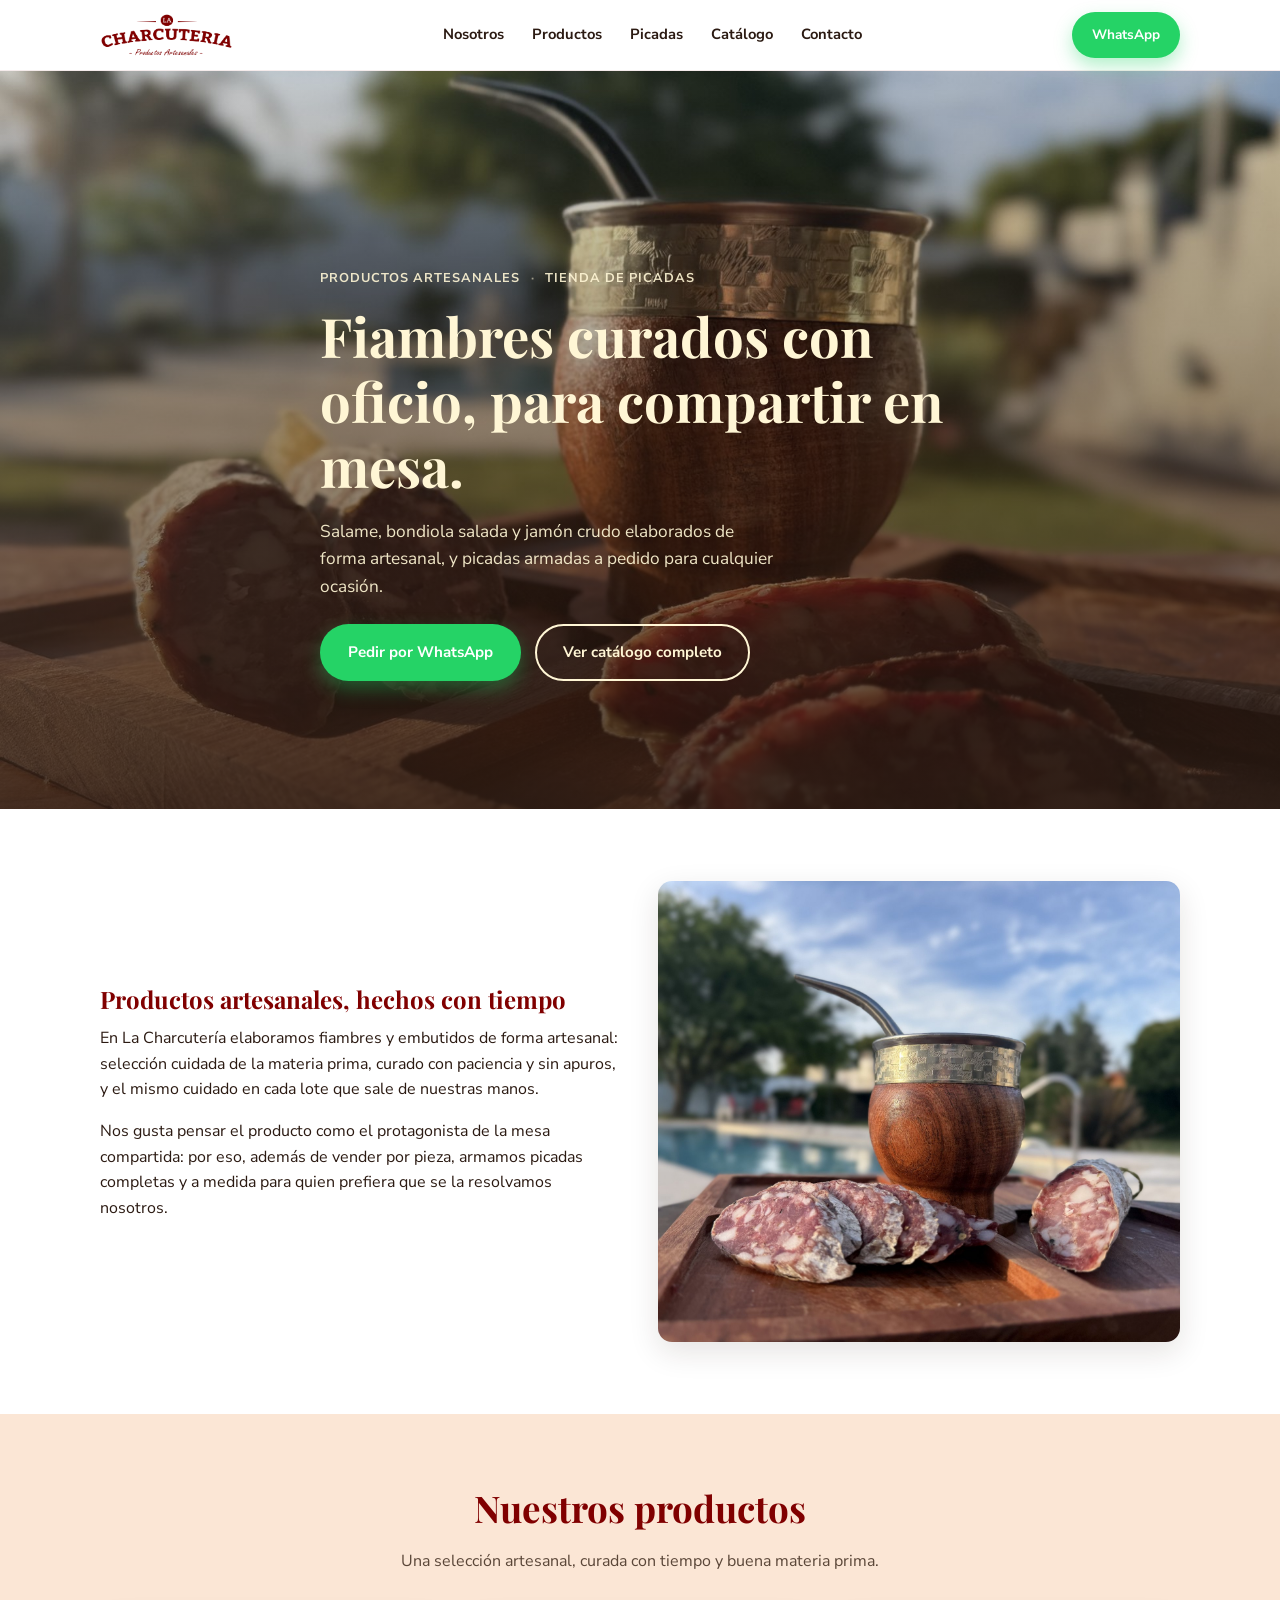
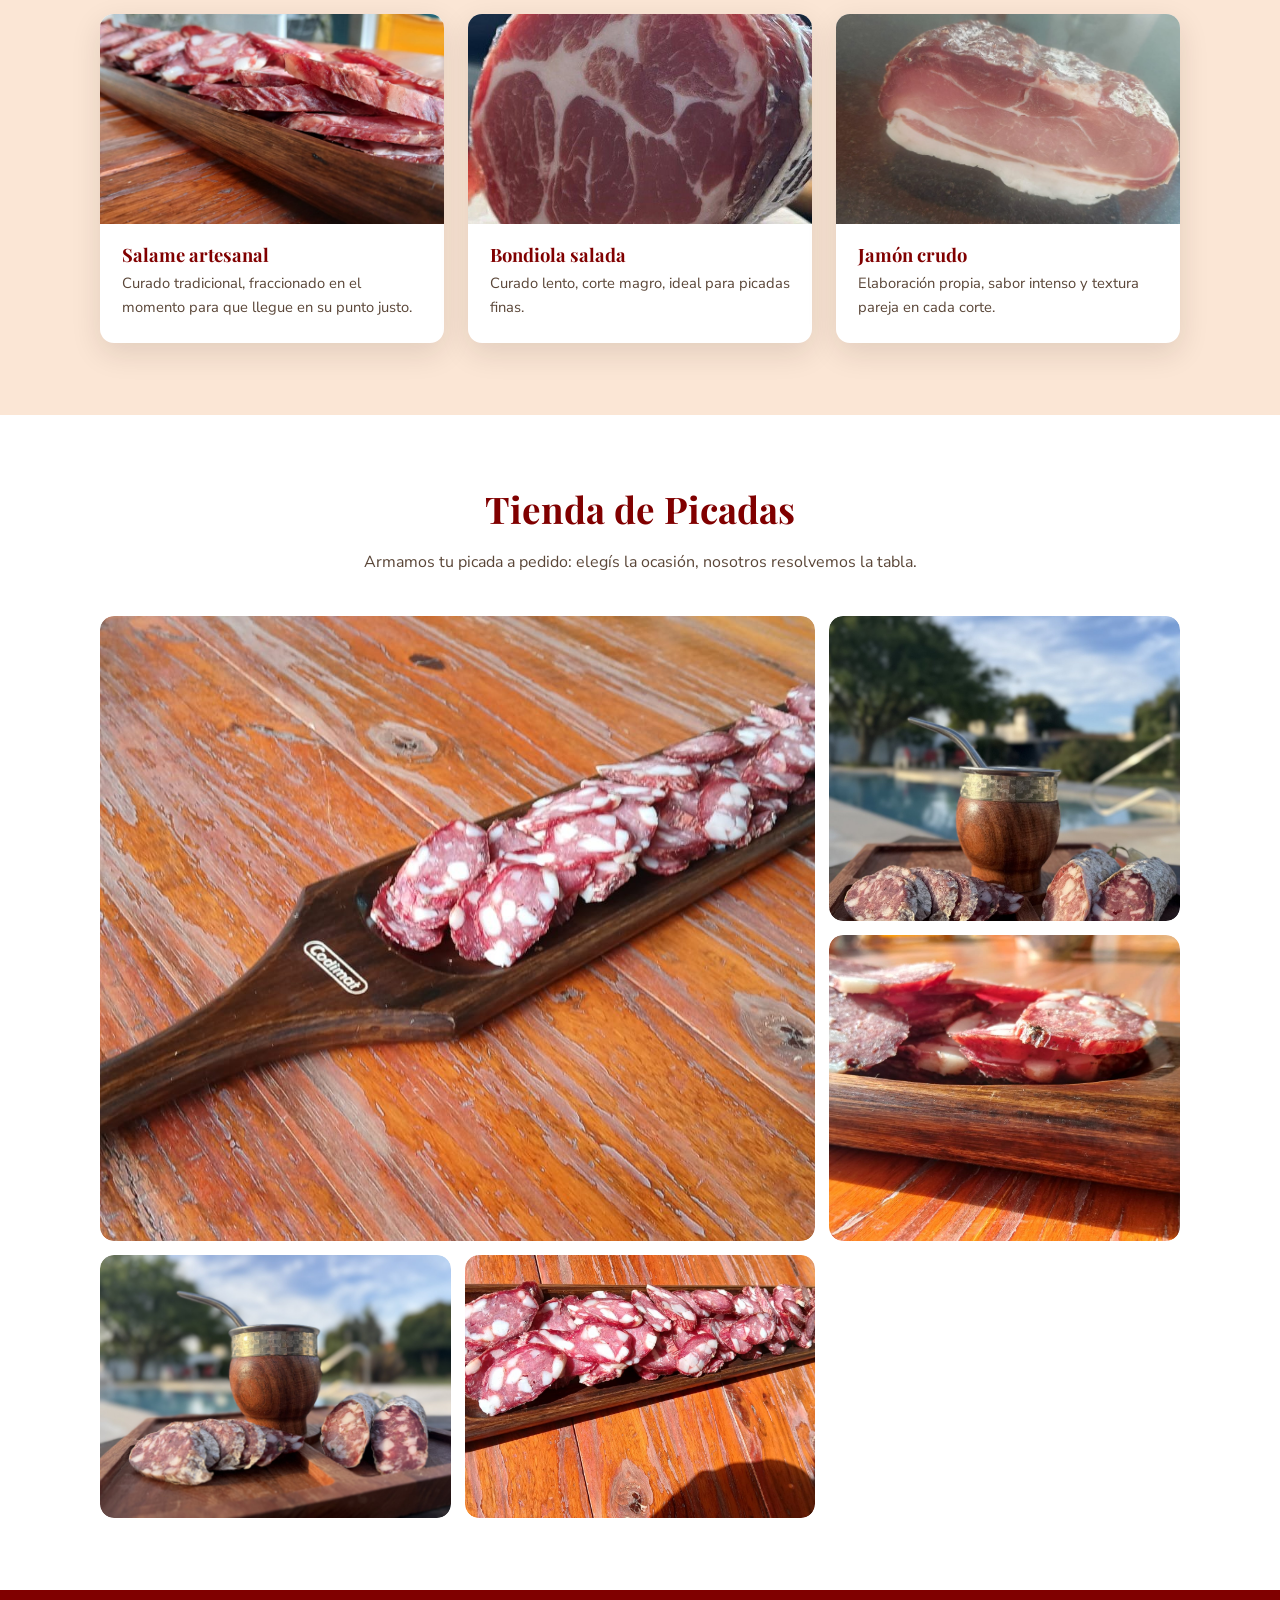
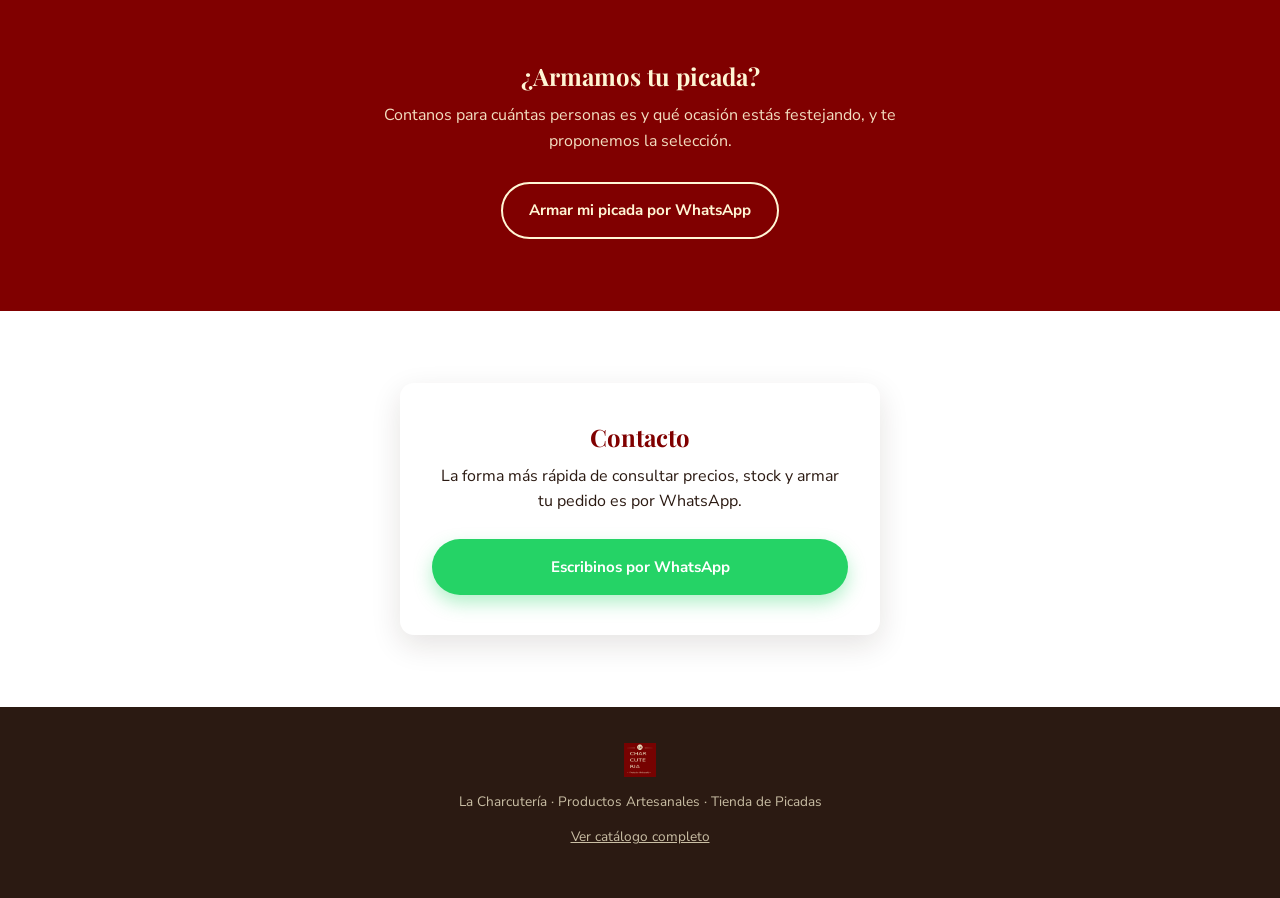
<file: index.html>
<!DOCTYPE html>
<html lang="es-AR">
<head>
<meta charset="UTF-8" />
<meta name="viewport" content="width=device-width, initial-scale=1.0" />
<title>La Charcutería · Productos Artesanales y Tienda de Picadas</title>
<meta name="description" content="La Charcutería: fiambres y embutidos artesanales, y picadas armadas a pedido. Consultá y pedí por WhatsApp." />
<link rel="icon" type="image/png" sizes="32x32" href="assets/img/logos/favicon-32.png" />
<link rel="apple-touch-icon" sizes="180x180" href="assets/img/logos/favicon-180.png" />
<link rel="preconnect" href="https://fonts.googleapis.com" />
<link rel="preconnect" href="https://fonts.gstatic.com" crossorigin />
<link href="https://fonts.googleapis.com/css2?family=Playfair+Display:wght@600;700&family=Nunito+Sans:wght@400;700;800&display=swap" rel="stylesheet" />
<link rel="stylesheet" href="assets/css/styles.css" />
</head>
<body>

<header class="site-header">
  <div class="container">
    <a class="logo" href="index.html" aria-label="La Charcutería - Inicio">
      <img src="assets/img/logos/logo-wordmark.png" alt="La Charcutería - Productos Artesanales" />
    </a>
    <nav aria-label="Navegación principal">
      <ul class="nav-links">
        <li><a href="#nosotros">Nosotros</a></li>
        <li><a href="#productos">Productos</a></li>
        <li><a href="#picadas">Picadas</a></li>
        <li><a href="catalogo.html">Catálogo</a></li>
        <li><a href="#contacto">Contacto</a></li>
      </ul>
    </nav>
    <div class="nav-cta">
      <a class="btn btn-primary js-whatsapp" data-msg="Hola! Quiero hacer una consulta a La Charcutería" href="https://wa.me/5492954367009?text=Hola!%20Quiero%20hacer%20una%20consulta%20a%20La%20Charcuter%C3%ADa" target="_blank" rel="noopener">
        WhatsApp
      </a>
    </div>
  </div>
</header>

<section class="hero" id="hero">
  <div class="hero-bg" id="hero-bg" style="background-image: url('assets/img/lifestyle-mate-salame-01.jpg');"></div>
  <div class="container">
    <div class="hero-content">
      <span class="hero-kicker"><span>Productos Artesanales</span><span>·</span><span>Tienda de Picadas</span></span>
      <h1 id="hero-titulo">Fiambres curados con oficio, para compartir en mesa.</h1>
      <p id="hero-bajada">Salame, bondiola salada y jamón crudo elaborados de forma artesanal, y picadas armadas a pedido para cualquier ocasión.</p>
      <div class="hero-actions">
        <a id="hero-cta-primary" class="btn btn-primary js-whatsapp" data-msg="Hola! Quiero hacer un pedido a La Charcutería" href="https://wa.me/5492954367009?text=Hola!%20Quiero%20hacer%20un%20pedido%20a%20La%20Charcuter%C3%ADa" target="_blank" rel="noopener">
          Pedir por WhatsApp
        </a>
        <a class="btn btn-secondary" href="catalogo.html">Ver catálogo completo</a>
      </div>
    </div>
  </div>
</section>

<section id="nosotros">
  <div class="container">
    <div class="about-grid">
      <div>
        <h2 id="nosotros-titulo">Productos artesanales, hechos con tiempo</h2>
        <p id="nosotros-texto1">En La Charcutería elaboramos fiambres y embutidos de forma artesanal: selección cuidada de la materia prima, curado con paciencia y sin apuros, y el mismo cuidado en cada lote que sale de nuestras manos.</p>
        <p id="nosotros-texto2">Nos gusta pensar el producto como el protagonista de la mesa compartida: por eso, además de vender por pieza, armamos picadas completas y a medida para quien prefiera que se la resolvamos nosotros.</p>
      </div>
      <img id="nosotros-imagen" src="assets/img/lifestyle-mate-salame-03.jpg" alt="Salame artesanal La Charcutería fraccionado en tabla de madera" loading="lazy" />
    </div>
  </div>
</section>

<section id="productos" class="section-peach">
  <div class="container">
    <div class="section-head">
      <h2>Nuestros productos</h2>
      <p>Una selección artesanal, curada con tiempo y buena materia prima.</p>
    </div>
    <div class="productos-grid" id="productos-grid">
      <div class="producto-card">
        <img src="assets/img/picada-tabla-01.jpg" alt="Salame artesanal fraccionado" loading="lazy" />
        <div class="producto-card-body">
          <h3>Salame artesanal</h3>
          <p>Curado tradicional, fraccionado en el momento para que llegue en su punto justo.</p>
        </div>
      </div>
      <div class="producto-card">
        <img src="assets/img/producto-lomo-detalle.jpg" alt="Bondiola salada, corte al detalle" loading="lazy" />
        <div class="producto-card-body">
          <h3>Bondiola salada</h3>
          <p>Curado lento, corte magro, ideal para picadas finas.</p>
        </div>
      </div>
      <div class="producto-card">
        <img src="assets/img/producto-panceta.jpg" alt="Jamón crudo artesanal" loading="lazy" />
        <div class="producto-card-body">
          <h3>Jamón crudo</h3>
          <p>Elaboración propia, sabor intenso y textura pareja en cada corte.</p>
        </div>
      </div>
    </div>
  </div>
</section>

<section id="picadas">
  <div class="container">
    <div class="section-head">
      <h2 id="galeria-titulo">Tienda de Picadas</h2>
      <p id="galeria-bajada">Armamos tu picada a pedido: elegís la ocasión, nosotros resolvemos la tabla.</p>
    </div>
    <div class="galeria-grid" id="galeria-grid">
      <a href="assets/img/picada-tabla-paleta-01.jpg" target="_blank" rel="noopener">
        <img src="assets/img/picada-tabla-paleta-01.jpg" alt="Picada servida en paleta de madera" loading="lazy" />
      </a>
      <a href="assets/img/lifestyle-mate-salame-02.jpg" target="_blank" rel="noopener">
        <img src="assets/img/lifestyle-mate-salame-02.jpg" alt="Salame y mate junto a la pileta" loading="lazy" />
      </a>
      <a href="assets/img/picada-tabla-02.jpg" target="_blank" rel="noopener">
        <img src="assets/img/picada-tabla-02.jpg" alt="Fiambres fraccionados sobre tabla" loading="lazy" />
      </a>
      <a href="assets/img/lifestyle-mate-salame-04.jpg" target="_blank" rel="noopener">
        <img src="assets/img/lifestyle-mate-salame-04.jpg" alt="Salame artesanal La Charcutería" loading="lazy" />
      </a>
      <a href="assets/img/picada-tabla-paleta-02.jpg" target="_blank" rel="noopener">
        <img src="assets/img/picada-tabla-paleta-02.jpg" alt="Picada al sol sobre mesa de madera" loading="lazy" />
      </a>
    </div>
  </div>
</section>

<section class="section-maroon cta-picadas">
  <div class="container">
    <h2>¿Armamos tu picada?</h2>
    <p>Contanos para cuántas personas es y qué ocasión estás festejando, y te proponemos la selección.</p>
    <a class="btn btn-secondary js-whatsapp" data-msg="Hola! Quiero armar una picada con La Charcutería" href="https://wa.me/5492954367009?text=Hola!%20Quiero%20armar%20una%20picada%20con%20La%20Charcuter%C3%ADa" target="_blank" rel="noopener">
      Armar mi picada por WhatsApp
    </a>
  </div>
</section>

<section id="contacto" class="contacto">
  <div class="container">
    <div class="contacto-card">
      <h2>Contacto</h2>
      <p>La forma más rápida de consultar precios, stock y armar tu pedido es por WhatsApp.</p>
      <a class="btn btn-primary js-whatsapp" data-msg="Hola! Quiero hacer una consulta a La Charcutería" href="https://wa.me/5492954367009?text=Hola!%20Quiero%20hacer%20una%20consulta%20a%20La%20Charcuter%C3%ADa" target="_blank" rel="noopener">
        Escribinos por WhatsApp
      </a>
    </div>
  </div>
</section>

<footer class="site-footer">
  <div class="container">
    <img src="assets/img/logos/logo-isotipo.png" alt="La Charcutería" />
    <p>La Charcutería · Productos Artesanales · Tienda de Picadas</p>
    <p><a href="catalogo.html">Ver catálogo completo</a></p>
  </div>
</footer>

<!-- Fase 76/78 (14-15/09): trae en vivo todo lo editable desde el módulo
     "Landing" de edgy-gestion (panel interno con login) más el catálogo
     real, en un solo llamado a la función pública
     edgy_gestion.conector_landing(slug) -- documentada en
     API-PUBLICA.md de este mismo repo. Si algo falla (sin conexión,
     función caída, etc.) la página se queda tal cual está en el HTML --
     nunca rompe nada, solo deja de actualizarse. Cada bloque de abajo es
     independiente: si un campo puntual no está cargado, ese bloque no
     toca el HTML y se ve el contenido fijo de siempre. -->
<script>
(function () {
  var SUPABASE_URL = 'https://ipnufyqwbjbocsezdkiw.supabase.co';
  var SUPABASE_ANON_KEY = 'eyJhbGciOiJIUzI1NiIsInR5cCI6IkpXVCJ9.eyJpc3MiOiJzdXBhYmFzZSIsInJlZiI6ImlwbnVmeXF3Ympib2NzZXpka2l3Iiwicm9sZSI6ImFub24iLCJpYXQiOjE3NzIyODg2ODgsImV4cCI6MjA4Nzg2NDY4OH0.MOqvcNbA4AbGxJgrag2tOj_rH7cOJTWU2k8qARYVhT8';
  var SLUG = 'la-charcuteria-express';
  var NUMERO_WHATSAPP_DEFAULT = '5492954367009';

  function escapeHtml(texto) {
    var div = document.createElement('div');
    div.textContent = texto;
    return div.innerHTML;
  }

  function setTexto(id, valor) {
    if (!valor) return;
    var el = document.getElementById(id);
    if (el) el.textContent = valor;
  }

  function setImagen(id, url) {
    if (!url) return;
    var el = document.getElementById(id);
    if (el) el.src = url;
  }

  // Busca un producto por id en las categorías reales del catálogo
  // (mismos datos que ya usa el Catálogo QR) -- así el nombre/precio que
  // se muestra acá nunca puede desincronizarse del catálogo real.
  function buscarProducto(categorias, id) {
    for (var i = 0; i < (categorias || []).length; i++) {
      var prods = categorias[i].productos || [];
      for (var j = 0; j < prods.length; j++) {
        if (prods[j].id === id) return prods[j];
      }
    }
    return null;
  }

  function formatearPrecio(precio) {
    try {
      return new Intl.NumberFormat('es-AR', { style: 'currency', currency: 'ARS', maximumFractionDigits: 0 }).format(precio);
    } catch (e) {
      return '$' + Math.round(precio);
    }
  }

  fetch(SUPABASE_URL + '/rest/v1/rpc/conector_landing', {
    method: 'POST',
    headers: {
      'Content-Type': 'application/json',
      // El endpoint vive en el esquema "edgy_gestion" (no "public"), que
      // es el default de PostgREST -- este header le dice qué esquema
      // usar. Ver API-PUBLICA.md para el detalle completo.
      'Content-Profile': 'edgy_gestion',
      apikey: SUPABASE_ANON_KEY,
      Authorization: 'Bearer ' + SUPABASE_ANON_KEY,
    },
    body: JSON.stringify({ p_slug: SLUG }),
  })
    .then(function (r) {
      return r.ok ? r.json() : null;
    })
    .then(function (payload) {
      if (!payload) return;
      var data = payload.landing;
      var categorias = payload.categorias || [];

      // Número de WhatsApp real del negocio en todos los botones.
      var numero = (data && data.whatsappNumero) || NUMERO_WHATSAPP_DEFAULT;
      var botones = document.querySelectorAll('.js-whatsapp');
      for (var b = 0; b < botones.length; b++) {
        var msg = botones[b].getAttribute('data-msg') || '';
        botones[b].href = 'https://wa.me/' + numero + '?text=' + encodeURIComponent(msg);
      }

      if (!data) return;

      // Hero: foto, contraste, título, bajada.
      var heroBg = document.getElementById('hero-bg');
      if (heroBg) {
        if (data.heroImagenUrl) heroBg.style.backgroundImage = "url('" + data.heroImagenUrl + "')";
        if (data.heroContraste) heroBg.style.filter = 'contrast(' + data.heroContraste + '%)';
      }
      setTexto('hero-titulo', data.heroTitulo);
      setTexto('hero-bajada', data.heroBajada);

      // Botón principal del hero: al catálogo QR real, o a pedir un
      // producto puntual por WhatsApp con su nombre real precargado.
      var ctaPrimario = document.getElementById('hero-cta-primary');
      if (ctaPrimario && data.heroCtaTipo === 'catalogo') {
        ctaPrimario.href = 'https://' + SLUG + '.edgysistemas.tech/menu/' + SLUG;
        ctaPrimario.removeAttribute('target');
        ctaPrimario.textContent = 'Ver catálogo y pedir';
      } else if (ctaPrimario && data.heroCtaTipo === 'producto' && data.heroCtaProductoId) {
        var destacado = buscarProducto(categorias, data.heroCtaProductoId);
        if (destacado) {
          var msgProducto = 'Hola! Quiero pedir ' + destacado.nombre;
          ctaPrimario.href = 'https://wa.me/' + numero + '?text=' + encodeURIComponent(msgProducto);
          ctaPrimario.target = '_blank';
          ctaPrimario.textContent = 'Pedir ' + destacado.nombre;
        }
      }

      // Promo.
      if (data.promoActiva && data.promoTitulo) {
        var banner = document.createElement('div');
        banner.className = 'promo-banner';
        var html = '<div class="container"><strong>' + escapeHtml(data.promoTitulo) + '</strong>';
        if (data.promoTexto) html += ' — ' + escapeHtml(data.promoTexto);
        html += '</div>';
        banner.innerHTML = html;
        document.body.insertBefore(banner, document.body.firstChild);
      }

      // Nosotros.
      setTexto('nosotros-titulo', data.nosotrosTitulo);
      setTexto('nosotros-texto1', data.nosotrosTexto1);
      setTexto('nosotros-texto2', data.nosotrosTexto2);
      setImagen('nosotros-imagen', data.nosotrosImagenUrl);

      // Nuestros productos: si hay destacados elegidos en el panel, se
      // arma la grilla con nombre/precio/imagen reales del catálogo.
      // Sin ninguno elegido, se deja la grilla fija del HTML.
      if (data.productosDestacadosIds && data.productosDestacadosIds.length) {
        var grid = document.getElementById('productos-grid');
        if (grid) {
          var htmlGrid = '';
          for (var k = 0; k < data.productosDestacadosIds.length; k++) {
            var prod = buscarProducto(categorias, data.productosDestacadosIds[k]);
            if (!prod) continue;
            htmlGrid +=
              '<div class="producto-card">' +
              (prod.imagen ? '<img src="' + prod.imagen + '" alt="' + escapeHtml(prod.nombre) + '" loading="lazy" />' : '') +
              '<div class="producto-card-body"><h3>' + escapeHtml(prod.nombre) + '</h3>' +
              '<span class="precio">' + formatearPrecio(prod.precio) + (prod.unidadVenta ? ' / ' + escapeHtml(prod.unidadVenta) : '') + '</span>' +
              // La bajada de cada card es la descripción real del catálogo (mismo
              // texto que carga Carlos en Productos y Stock) -- si el producto
              // todavía no tiene descripción cargada, se omite el párrafo en vez
              // de mostrarlo vacío.
              (prod.descripcion ? '<p>' + escapeHtml(prod.descripcion) + '</p>' : '') +
              '</div></div>';
          }
          if (htmlGrid) grid.innerHTML = htmlGrid;
        }
      }

      // Galería (ex "Tienda de Picadas", generalizada para cualquier
      // comercio gastronómico): título, bajada y fotos.
      setTexto('galeria-titulo', data.galeriaTitulo);
      setTexto('galeria-bajada', data.galeriaBajada);
      if (data.galeriaImagenes && data.galeriaImagenes.length) {
        var galeriaGrid = document.getElementById('galeria-grid');
        if (galeriaGrid) {
          var htmlGaleria = '';
          for (var g = 0; g < data.galeriaImagenes.length; g++) {
            var url = data.galeriaImagenes[g];
            htmlGaleria +=
              '<a href="' + url + '" target="_blank" rel="noopener"><img src="' + url + '" alt="" loading="lazy" /></a>';
          }
          galeriaGrid.innerHTML = htmlGaleria;
        }
      }
    })
    .catch(function () {
      // Silencioso a propósito: si falla, la landing se ve exactamente
      // igual que si este script no existiera.
    });
})();
</script>

</body>
</html>
</file>
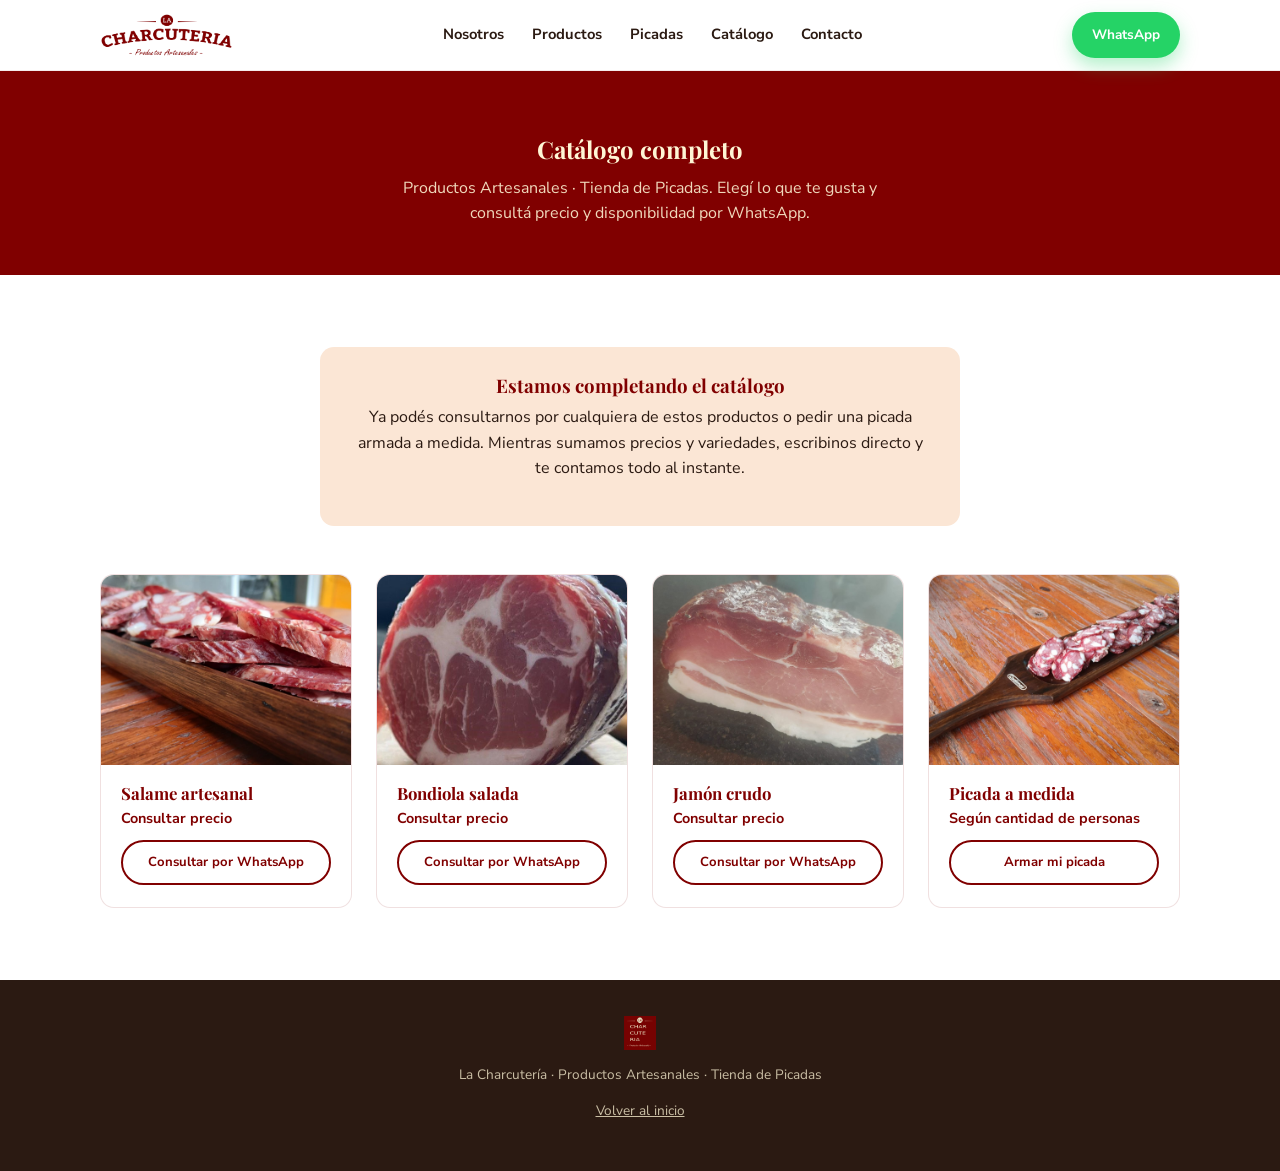
<file: catalogo.html>
<!DOCTYPE html>
<html lang="es-AR">
<head>
<meta charset="UTF-8" />
<meta name="viewport" content="width=device-width, initial-scale=1.0" />
<title>Catálogo · La Charcutería</title>
<meta name="description" content="Catálogo de productos artesanales de La Charcutería: salame, bondiola salada, jamón crudo y picadas a pedido." />
<link rel="icon" type="image/png" sizes="32x32" href="assets/img/logos/favicon-32.png" />
<link rel="apple-touch-icon" sizes="180x180" href="assets/img/logos/favicon-180.png" />
<link rel="preconnect" href="https://fonts.googleapis.com" />
<link rel="preconnect" href="https://fonts.gstatic.com" crossorigin />
<link href="https://fonts.googleapis.com/css2?family=Playfair+Display:wght@600;700&family=Nunito+Sans:wght@400;700;800&display=swap" rel="stylesheet" />
<link rel="stylesheet" href="assets/css/styles.css" />
</head>
<body>

<header class="site-header">
  <div class="container">
    <a class="logo" href="index.html" aria-label="La Charcutería - Inicio">
      <img src="assets/img/logos/logo-wordmark.png" alt="La Charcutería - Productos Artesanales" />
    </a>
    <nav aria-label="Navegación principal">
      <ul class="nav-links">
        <li><a href="index.html#nosotros">Nosotros</a></li>
        <li><a href="index.html#productos">Productos</a></li>
        <li><a href="index.html#picadas">Picadas</a></li>
        <li><a href="catalogo.html">Catálogo</a></li>
        <li><a href="index.html#contacto">Contacto</a></li>
      </ul>
    </nav>
    <div class="nav-cta">
      <a class="btn btn-primary js-whatsapp" data-msg="Hola! Quiero hacer una consulta a La Charcutería" href="https://wa.me/5492954367009?text=Hola!%20Quiero%20hacer%20una%20consulta%20a%20La%20Charcuter%C3%ADa" target="_blank" rel="noopener">
        WhatsApp
      </a>
    </div>
  </div>
</header>

<section class="catalogo-hero">
  <div class="container">
    <h1>Catálogo completo</h1>
    <p>Productos Artesanales · Tienda de Picadas. Elegí lo que te gusta y consultá precio y disponibilidad por WhatsApp.</p>
  </div>
</section>

<section>
  <div class="container">

    <!-- Fase 1 (14/09): todavia no hay lista de precios ni stock cargados
         en ningun sistema -- este catalogo arranca como esqueleto con los
         productos ya conocidos, listo para que Carlos sume mas items,
         precios y fotos cuando los tenga. Cada card ya apunta a WhatsApp
         con el nombre del producto precargado en el mensaje, para no
         perder el pedido aunque todavia no haya precio publicado. -->
    <div class="catalogo-aviso">
      <h3>Estamos completando el catálogo</h3>
      <p>Ya podés consultarnos por cualquiera de estos productos o pedir una picada armada a medida. Mientras sumamos precios y variedades, escribinos directo y te contamos todo al instante.</p>
    </div>

    <div class="catalogo-grid">
      <div class="catalogo-card">
        <img src="assets/img/picada-tabla-01.jpg" alt="Salame artesanal fraccionado" loading="lazy" />
        <div class="catalogo-card-body">
          <h3>Salame artesanal</h3>
          <span class="precio">Consultar precio</span>
          <a class="btn btn-outline-maroon js-whatsapp" data-msg="Hola! Quiero consultar precio del Salame artesanal" href="https://wa.me/5492954367009?text=Hola!%20Quiero%20consultar%20precio%20del%20Salame%20artesanal" target="_blank" rel="noopener">
            Consultar por WhatsApp
          </a>
        </div>
      </div>

      <div class="catalogo-card">
        <img src="assets/img/producto-lomo-detalle.jpg" alt="Bondiola salada, corte al detalle" loading="lazy" />
        <div class="catalogo-card-body">
          <h3>Bondiola salada</h3>
          <span class="precio">Consultar precio</span>
          <a class="btn btn-outline-maroon js-whatsapp" data-msg="Hola! Quiero consultar precio de la Bondiola salada" href="https://wa.me/5492954367009?text=Hola!%20Quiero%20consultar%20precio%20de%20la%20Bondiola%20salada" target="_blank" rel="noopener">
            Consultar por WhatsApp
          </a>
        </div>
      </div>

      <div class="catalogo-card">
        <img src="assets/img/producto-panceta.jpg" alt="Jamón crudo artesanal" loading="lazy" />
        <div class="catalogo-card-body">
          <h3>Jamón crudo</h3>
          <span class="precio">Consultar precio</span>
          <a class="btn btn-outline-maroon js-whatsapp" data-msg="Hola! Quiero consultar precio del Jamón crudo" href="https://wa.me/5492954367009?text=Hola!%20Quiero%20consultar%20precio%20del%20Jam%C3%B3n%20crudo" target="_blank" rel="noopener">
            Consultar por WhatsApp
          </a>
        </div>
      </div>

      <div class="catalogo-card">
        <img src="assets/img/picada-tabla-paleta-01.jpg" alt="Picada armada a pedido" loading="lazy" />
        <div class="catalogo-card-body">
          <h3>Picada a medida</h3>
          <span class="precio">Según cantidad de personas</span>
          <a class="btn btn-outline-maroon js-whatsapp" data-msg="Hola! Quiero armar una picada a medida" href="https://wa.me/5492954367009?text=Hola!%20Quiero%20armar%20una%20picada%20a%20medida" target="_blank" rel="noopener">
            Armar mi picada
          </a>
        </div>
      </div>
    </div>

  </div>
</section>

<footer class="site-footer">
  <div class="container">
    <img src="assets/img/logos/logo-isotipo.png" alt="La Charcutería" />
    <p>La Charcutería · Productos Artesanales · Tienda de Picadas</p>
    <p><a href="index.html">Volver al inicio</a></p>
  </div>
</footer>

<!-- Fase 78 (15/09): solo actualiza el número de WhatsApp real del
     negocio en todos los botones de esta página (el resto del contenido
     de este catálogo esqueleto sigue fijo -- ver README). Mismo endpoint
     que index.html, documentado en API-PUBLICA.md. -->
<script>
(function () {
  var SUPABASE_URL = 'https://ipnufyqwbjbocsezdkiw.supabase.co';
  var SUPABASE_ANON_KEY = 'eyJhbGciOiJIUzI1NiIsInR5cCI6IkpXVCJ9.eyJpc3MiOiJzdXBhYmFzZSIsInJlZiI6ImlwbnVmeXF3Ympib2NzZXpka2l3Iiwicm9sZSI6ImFub24iLCJpYXQiOjE3NzIyODg2ODgsImV4cCI6MjA4Nzg2NDY4OH0.MOqvcNbA4AbGxJgrag2tOj_rH7cOJTWU2k8qARYVhT8';
  var SLUG = 'la-charcuteria-express';
  var NUMERO_WHATSAPP_DEFAULT = '5492954367009';

  fetch(SUPABASE_URL + '/rest/v1/rpc/conector_landing', {
    method: 'POST',
    headers: {
      'Content-Type': 'application/json',
      'Content-Profile': 'edgy_gestion',
      apikey: SUPABASE_ANON_KEY,
      Authorization: 'Bearer ' + SUPABASE_ANON_KEY,
    },
    body: JSON.stringify({ p_slug: SLUG }),
  })
    .then(function (r) { return r.ok ? r.json() : null; })
    .then(function (payload) {
      var numero = (payload && payload.landing && payload.landing.whatsappNumero) || NUMERO_WHATSAPP_DEFAULT;
      var botones = document.querySelectorAll('.js-whatsapp');
      for (var b = 0; b < botones.length; b++) {
        var msg = botones[b].getAttribute('data-msg') || '';
        botones[b].href = 'https://wa.me/' + numero + '?text=' + encodeURIComponent(msg);
      }
    })
    .catch(function () {});
})();
</script>

</body>
</html>
</file>
<file: assets/css/styles.css>
/* ============================================================
   La Charcutería -- estilos base
   Paleta tomada del logo real (ver assets/img/logos):
     --maroon: color solido de fondo del isotipo (800000)
     --cream:  color de texto/isotipo sobre maroon (FFF6D5)
     --peach:  color de marca cargado en el sistema (clientes.color_marca, FBE6D5)
   Tipografia: Playfair Display (titulos, tono editorial/artesanal)
   + Nunito Sans (texto, legible en mobile).
   ============================================================ */

:root {
  --maroon: #800000;
  --maroon-dark: #5c0000;
  --cream: #fff6d5;
  --peach: #fbe6d5;
  --ink: #2b1a12;
  --ink-soft: #5a4638;
  --white: #ffffff;
  --radius: 14px;
  --max-width: 1120px;
  --shadow: 0 10px 30px rgba(43, 26, 18, 0.12);
}

* {
  box-sizing: border-box;
}

html {
  scroll-behavior: smooth;
}

body {
  margin: 0;
  font-family: "Nunito Sans", -apple-system, BlinkMacSystemFont, sans-serif;
  color: var(--ink);
  background: var(--white);
  line-height: 1.6;
}

h1, h2, h3, h4 {
  font-family: "Playfair Display", Georgia, serif;
  margin: 0 0 0.5em;
  line-height: 1.2;
  color: var(--maroon);
}

p {
  margin: 0 0 1em;
}

a {
  color: inherit;
}

img {
  max-width: 100%;
  display: block;
}

.container {
  max-width: var(--max-width);
  margin: 0 auto;
  padding: 0 20px;
}

/* ── Botones ── */
.btn {
  display: inline-flex;
  align-items: center;
  gap: 8px;
  padding: 14px 26px;
  border-radius: 999px;
  font-weight: 700;
  text-decoration: none;
  font-size: 0.95rem;
  transition: transform 0.15s ease, box-shadow 0.15s ease;
  border: 2px solid transparent;
  cursor: pointer;
}

.btn:hover {
  transform: translateY(-2px);
}

.btn-primary {
  background: #25d366;
  color: #ffffff;
  box-shadow: 0 8px 18px rgba(37, 211, 102, 0.35);
}

.btn-secondary {
  background: transparent;
  color: var(--cream);
  border-color: var(--cream);
}

.btn-secondary:hover {
  background: rgba(255, 246, 213, 0.12);
}

.btn-outline-maroon {
  background: transparent;
  color: var(--maroon);
  border-color: var(--maroon);
}

.btn-outline-maroon:hover {
  background: var(--maroon);
  color: var(--cream);
}

/* ── Header ── */
.site-header {
  position: sticky;
  top: 0;
  z-index: 50;
  background: var(--white);
  border-bottom: 1px solid rgba(128, 0, 0, 0.08);
}

.site-header .container {
  display: flex;
  align-items: center;
  justify-content: space-between;
  padding-top: 12px;
  padding-bottom: 12px;
  gap: 16px;
}

.site-header .logo img {
  height: 44px;
  width: auto;
}

.nav-links {
  display: none;
  gap: 28px;
  list-style: none;
  margin: 0;
  padding: 0;
  font-weight: 700;
  font-size: 0.92rem;
}

.nav-links a {
  text-decoration: none;
  color: var(--ink);
}

.nav-links a:hover {
  color: var(--maroon);
}

.nav-cta {
  display: flex;
  align-items: center;
  gap: 12px;
}

.nav-cta .btn {
  padding: 10px 18px;
  font-size: 0.85rem;
}

@media (min-width: 860px) {
  .nav-links {
    display: flex;
  }
}

/* ── Hero ──
   Fase 76 (14/09): la imagen de fondo vive en .hero-bg, una capa propia
   detrás del overlay -- así el filtro de contraste que edita el panel
   "Landing" (edgy-gestion) afecta solo a la foto, nunca al texto ni a
   los botones que van encima. */
.hero {
  position: relative;
  min-height: 82vh;
  display: flex;
  align-items: flex-end;
  color: var(--cream);
  isolation: isolate;
}

.hero-bg {
  position: absolute;
  inset: 0;
  background-size: cover;
  background-position: center;
  z-index: -2;
  transition: filter 0.2s ease;
}

.hero::after {
  content: "";
  position: absolute;
  inset: 0;
  background: linear-gradient(180deg, rgba(43, 26, 18, 0.15) 0%, rgba(43, 26, 18, 0.55) 60%, rgba(43, 26, 18, 0.85) 100%);
  z-index: -1;
}

.hero-content {
  padding: 48px 0 56px;
  max-width: 640px;
}

.hero-kicker {
  display: inline-flex;
  gap: 10px;
  align-items: center;
  font-weight: 700;
  letter-spacing: 0.08em;
  text-transform: uppercase;
  font-size: 0.8rem;
  color: var(--cream);
  opacity: 0.9;
  margin-bottom: 14px;
}

.hero-kicker span:nth-child(2) {
  opacity: 0.6;
}

.hero h1 {
  color: var(--cream);
  font-size: clamp(2.1rem, 5vw, 3.4rem);
  margin-bottom: 0.35em;
}

.hero p {
  font-size: 1.08rem;
  max-width: 46ch;
  color: rgba(255, 246, 213, 0.92);
}

.hero-actions {
  display: flex;
  flex-wrap: wrap;
  gap: 14px;
  margin-top: 24px;
}

/* ── Secciones generales ── */
section {
  padding: 72px 0;
}

.section-peach {
  background: var(--peach);
}

.section-maroon {
  background: var(--maroon);
  color: var(--cream);
}

.section-maroon h2 {
  color: var(--cream);
}

.section-head {
  max-width: 640px;
  margin: 0 auto 40px;
  text-align: center;
}

.section-head h2 {
  font-size: clamp(1.7rem, 3.4vw, 2.3rem);
}

.section-head p {
  color: var(--ink-soft);
}

.section-maroon .section-head p {
  color: rgba(255, 246, 213, 0.85);
}

/* ── Sobre nosotros ── */
.about-grid {
  display: grid;
  gap: 36px;
  align-items: center;
}

.about-grid img {
  border-radius: var(--radius);
  box-shadow: var(--shadow);
}

@media (min-width: 860px) {
  .about-grid {
    grid-template-columns: 1fr 1fr;
  }
}

/* ── Productos ── */
.productos-grid {
  display: grid;
  gap: 24px;
  grid-template-columns: repeat(auto-fit, minmax(230px, 1fr));
}

.producto-card {
  background: var(--white);
  border-radius: var(--radius);
  overflow: hidden;
  box-shadow: var(--shadow);
}

.producto-card img {
  height: 210px;
  width: 100%;
  object-fit: cover;
}

.producto-card-body {
  padding: 20px 22px 24px;
}

.producto-card-body h3 {
  font-size: 1.15rem;
  margin-bottom: 6px;
}

.producto-card-body p {
  font-size: 0.92rem;
  color: var(--ink-soft);
  margin-bottom: 0;
}

/* ── Galeria ── */
.galeria-grid {
  display: grid;
  gap: 14px;
  grid-template-columns: repeat(2, 1fr);
}

.galeria-grid img {
  border-radius: var(--radius);
  height: 100%;
  width: 100%;
  object-fit: cover;
  aspect-ratio: 4 / 3;
}

.galeria-grid a {
  display: block;
  overflow: hidden;
  border-radius: var(--radius);
}

.galeria-grid img {
  transition: transform 0.35s ease;
}

.galeria-grid a:hover img {
  transform: scale(1.05);
}

@media (min-width: 640px) {
  .galeria-grid {
    grid-template-columns: repeat(3, 1fr);
  }
  .galeria-grid a:first-child {
    grid-column: span 2;
    grid-row: span 2;
  }
  .galeria-grid a:first-child img {
    aspect-ratio: 8 / 7;
  }
}

/* ── CTA picadas ── */
.cta-picadas {
  text-align: center;
}

.cta-picadas h2 {
  color: var(--cream);
}

.cta-picadas p {
  max-width: 52ch;
  margin: 0 auto 28px;
  color: rgba(255, 246, 213, 0.9);
}

/* ── Contacto ── */
.contacto {
  text-align: center;
}

.contacto-card {
  max-width: 480px;
  margin: 0 auto;
  background: var(--white);
  border-radius: var(--radius);
  box-shadow: var(--shadow);
  padding: 40px 32px;
}

.contacto-card .btn {
  width: 100%;
  justify-content: center;
  margin-top: 8px;
}

/* ── Footer ── */
.site-footer {
  background: var(--ink);
  color: rgba(255, 246, 213, 0.75);
  padding: 36px 0;
  font-size: 0.85rem;
  text-align: center;
}

.site-footer img {
  height: 34px;
  margin: 0 auto 14px;
  opacity: 0.9;
}

/* ── Catalogo (skeleton) ── */
.catalogo-hero {
  background: var(--maroon);
  color: var(--cream);
  text-align: center;
  padding: 64px 0 48px;
}

.catalogo-hero h1 {
  color: var(--cream);
}

.catalogo-hero p {
  max-width: 52ch;
  margin: 0 auto;
  color: rgba(255, 246, 213, 0.88);
}

.catalogo-aviso {
  max-width: 640px;
  margin: 0 auto 48px;
  text-align: center;
  background: var(--peach);
  border-radius: var(--radius);
  padding: 28px 30px;
}

.catalogo-aviso h3 {
  margin-bottom: 8px;
}

.catalogo-grid {
  display: grid;
  gap: 24px;
  grid-template-columns: repeat(auto-fit, minmax(240px, 1fr));
}

.catalogo-card {
  background: var(--white);
  border: 1px solid rgba(128, 0, 0, 0.12);
  border-radius: var(--radius);
  overflow: hidden;
}

.catalogo-card img {
  height: 190px;
  width: 100%;
  object-fit: cover;
}

.catalogo-card-body {
  padding: 18px 20px 22px;
}

.catalogo-card-body h3 {
  font-size: 1.05rem;
  margin-bottom: 4px;
}

.catalogo-card-body .precio {
  font-weight: 700;
  color: var(--maroon);
  font-size: 0.9rem;
  margin-bottom: 10px;
  display: block;
}

.catalogo-card-body .btn {
  width: 100%;
  justify-content: center;
  padding: 10px 16px;
  font-size: 0.82rem;
}

/* ── Promo banner (Fase 76) ──
   Inyectado por JS (index.html) cuando el panel "Landing" tiene una
   promo activa. Va como primer elemento del body, arriba del header. */
.promo-banner {
  background: var(--maroon);
  color: var(--cream);
  text-align: center;
  font-size: 0.85rem;
  padding: 10px 16px;
}

.promo-banner strong {
  font-weight: 800;
}
</file>
